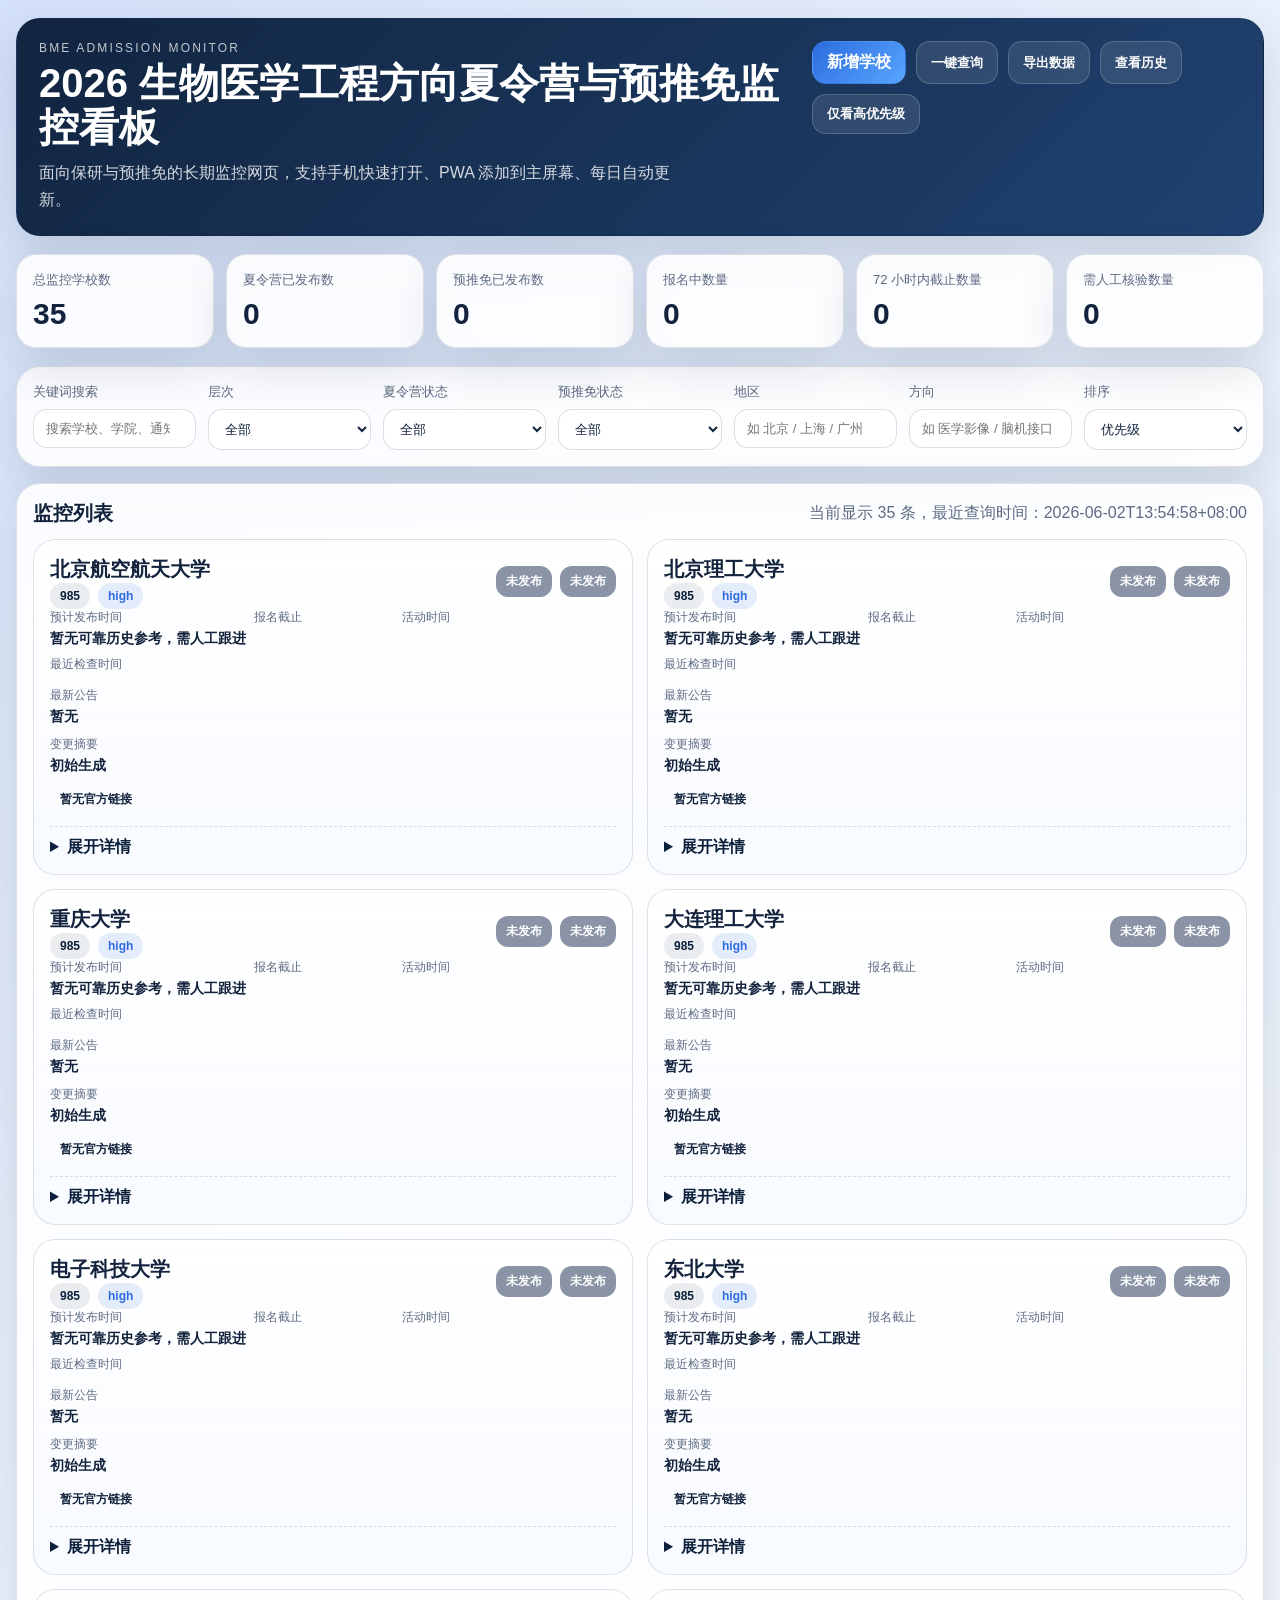
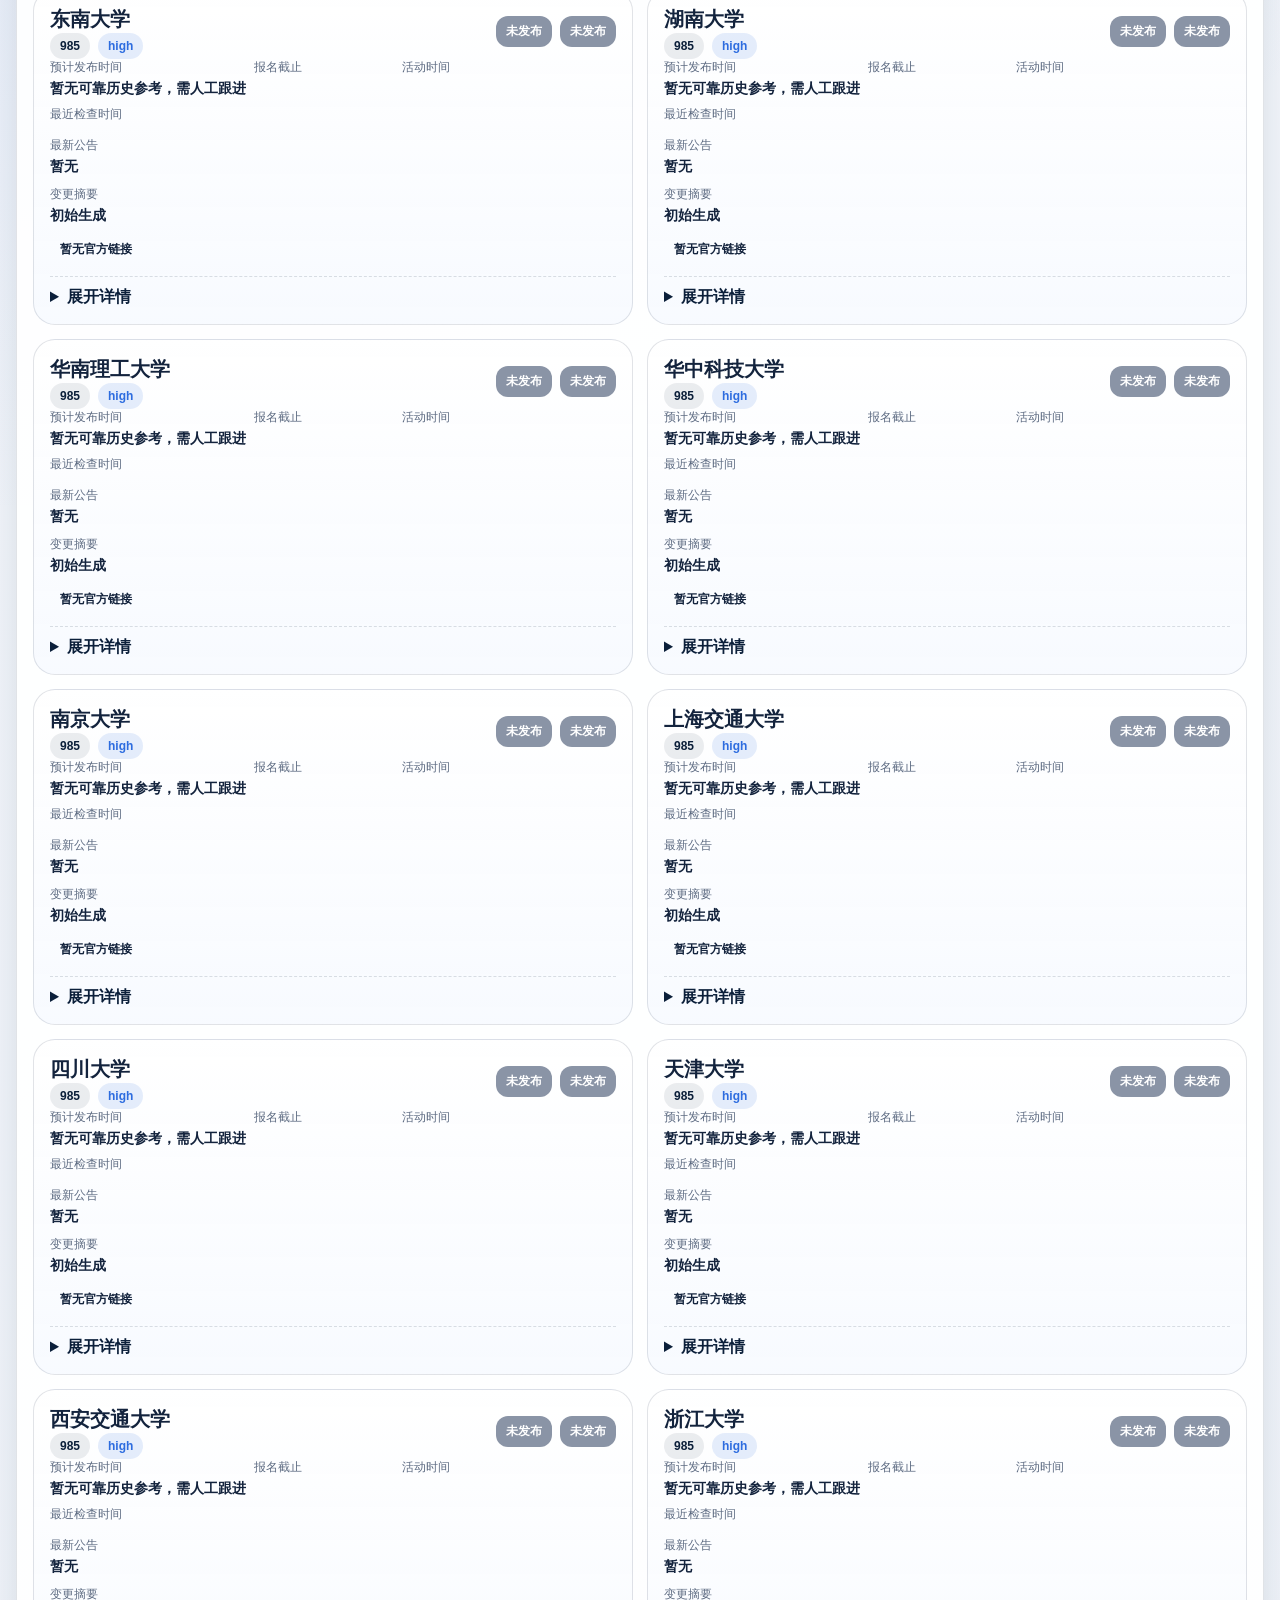
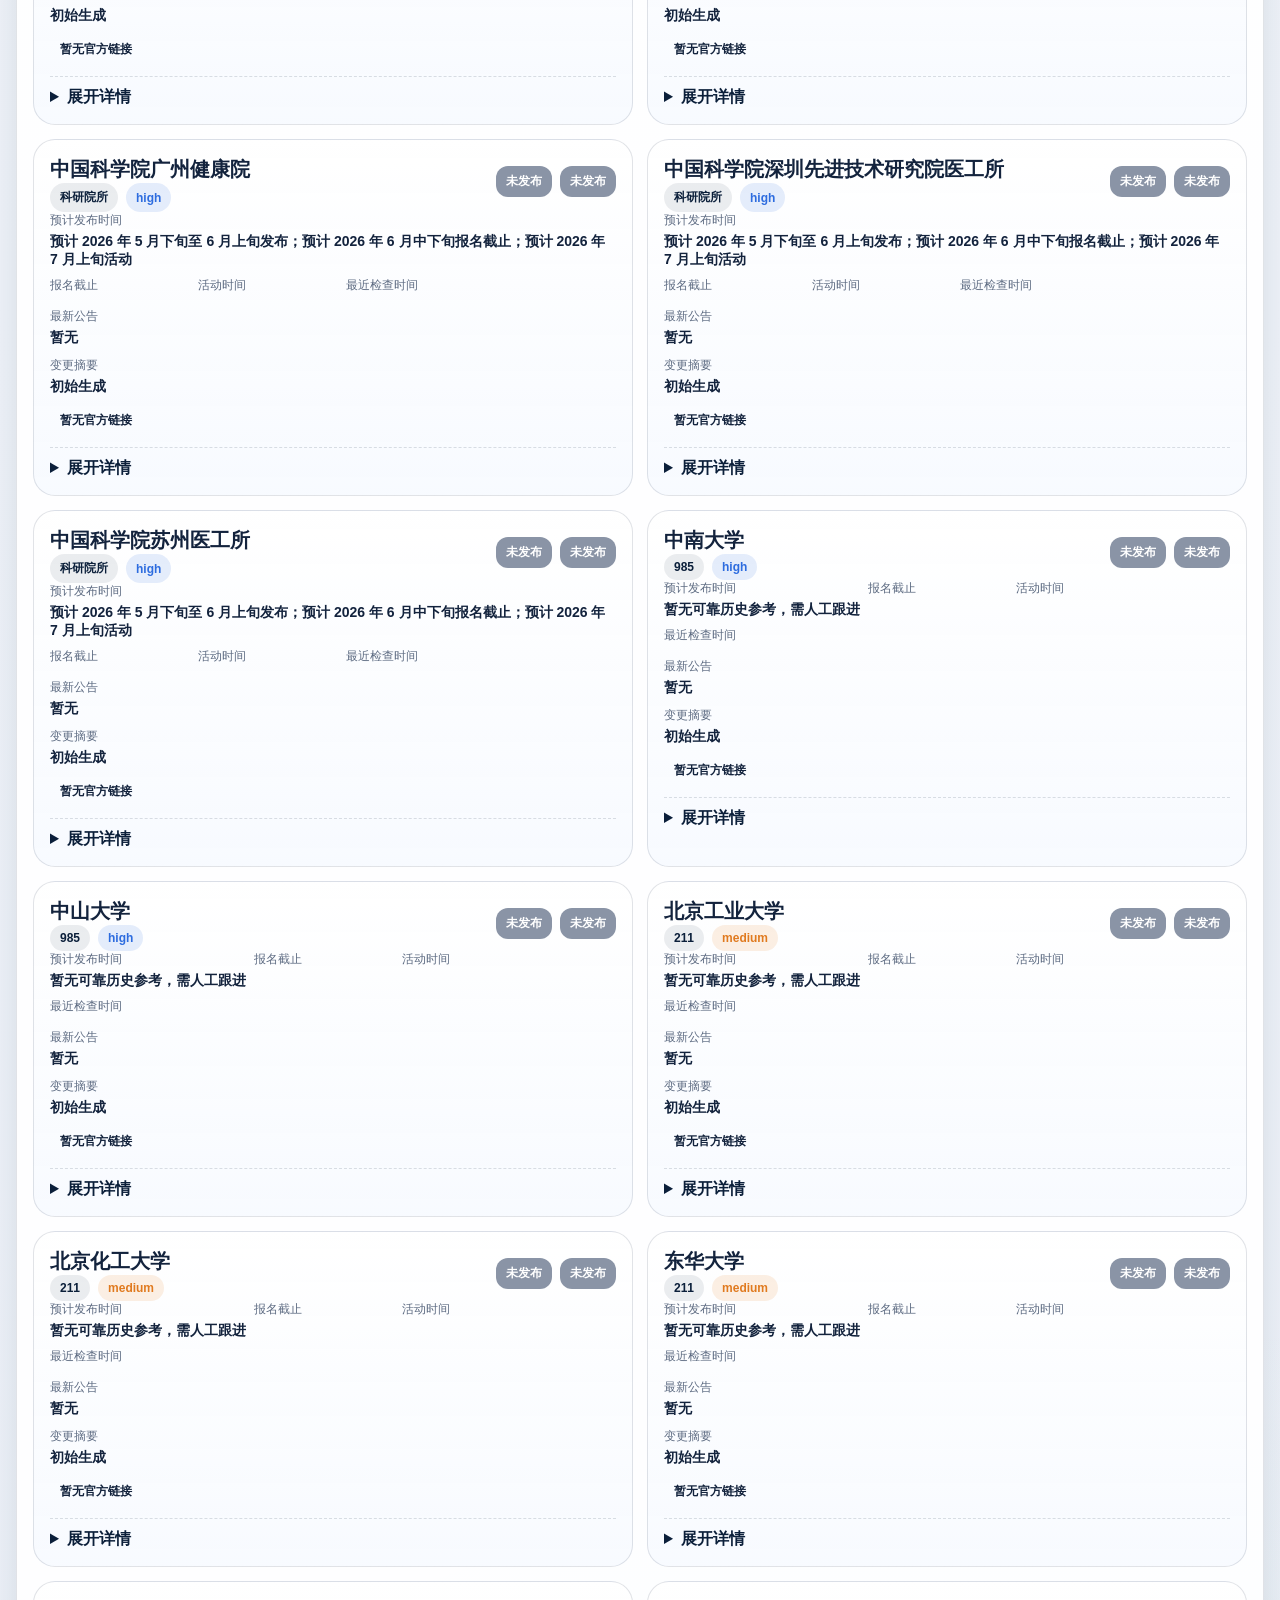
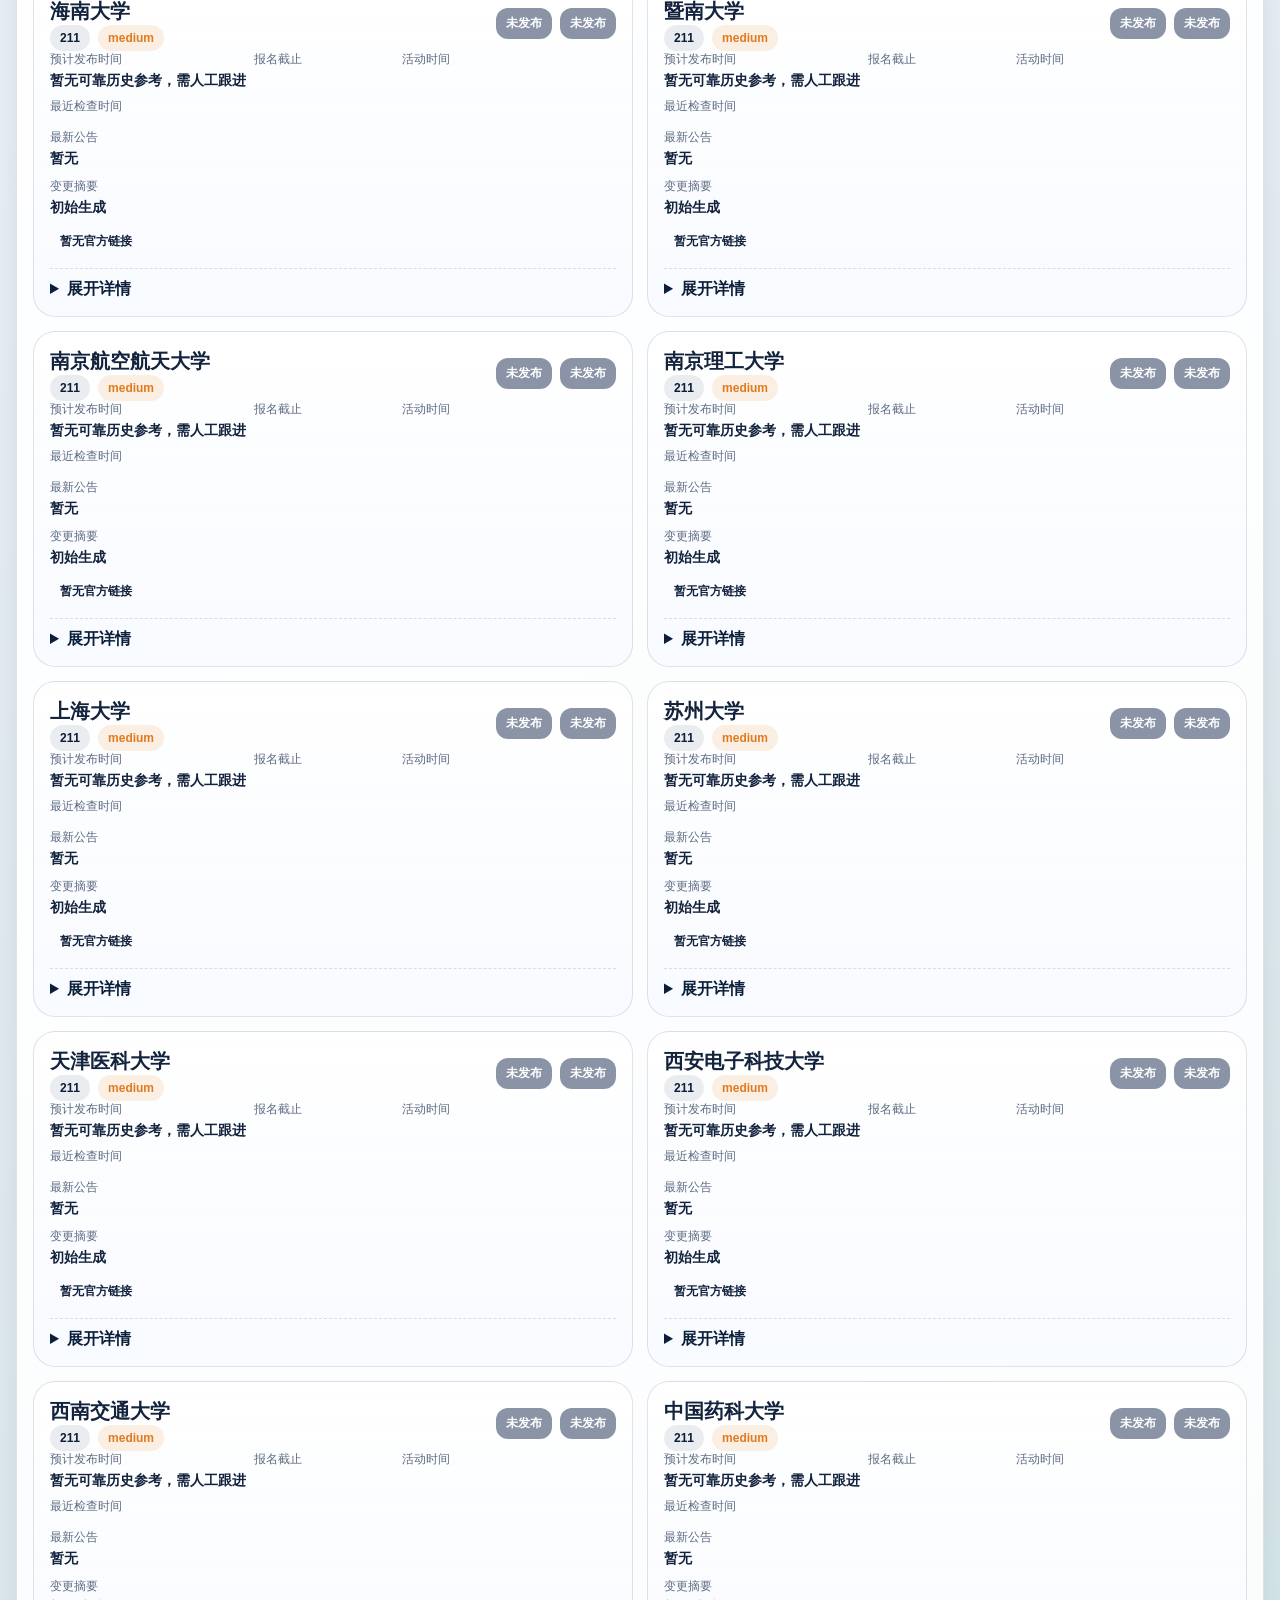
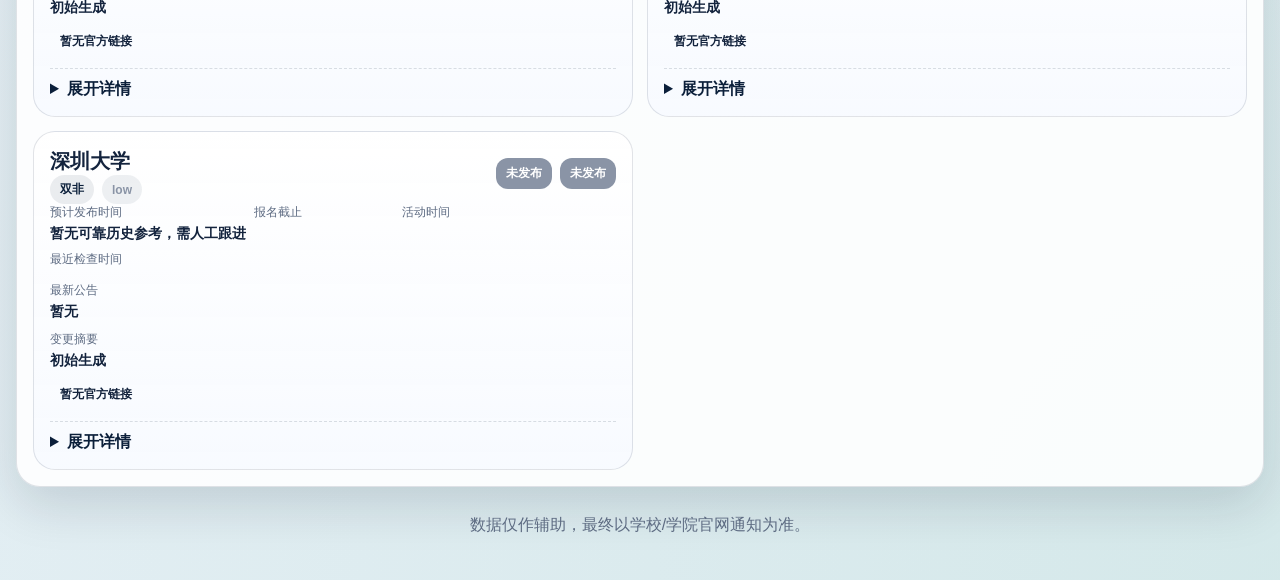
<file: docs/index.html>
<!DOCTYPE html>
<html lang="zh-CN">
<head>
  <meta charset="UTF-8">
  <meta name="viewport" content="width=device-width, initial-scale=1, viewport-fit=cover">
  <meta name="theme-color" content="#0b1f3a">
  <meta name="apple-mobile-web-app-capable" content="yes">
  <meta name="apple-mobile-web-app-status-bar-style" content="black-translucent">
  <title>2026 生物医学工程方向夏令营与预推免监控看板</title>
  <link rel="manifest" href="manifest.json">
  <link rel="stylesheet" href="assets/style.css">
  <script defer src="assets/app.js"></script>
</head>
<body>
  <div class="page-shell">
    <header class="hero">
      <div>
        <p class="eyebrow">BME Admission Monitor</p>
        <h1>2026 生物医学工程方向夏令营与预推免监控看板</h1>
        <p class="subtitle">面向保研与预推免的长期监控网页，支持手机快速打开、PWA 添加到主屏幕、每日自动更新。</p>
      </div>
      <div class="hero-actions">
        <a class="action-btn primary" href="add.html">新增学校</a>
        <button class="action-btn" id="queryBtn" type="button">一键查询</button>
        <button class="action-btn" id="exportBtn" type="button">导出数据</button>
        <button class="action-btn" id="historyBtn" type="button">查看历史</button>
        <button class="action-btn" id="priorityBtn" type="button">仅看高优先级</button>
      </div>
    </header>

    <section class="stats-grid" id="statsGrid"></section>

    <section class="panel filter-panel">
      <div class="filter-row">
        <label>关键词搜索<input id="searchInput" type="search" placeholder="搜索学校、学院、通知标题、方向"></label>
        <label>层次<select id="levelFilter"><option value="all">全部</option><option value="985">985</option><option value="211">211</option><option value="双非">双非</option><option value="科研院所">科研院所</option></select></label>
        <label>夏令营状态<select id="summerFilter"><option value="all">全部</option><option value="未发布">未发布</option><option value="疑似发布">疑似发布</option><option value="已发布">已发布</option><option value="报名中">报名中</option><option value="已截止">已截止</option><option value="需人工核验">需人工核验</option></select></label>
        <label>预推免状态<select id="preFilter"><option value="all">全部</option><option value="未发布">未发布</option><option value="疑似发布">疑似发布</option><option value="已发布">已发布</option><option value="报名中">报名中</option><option value="已截止">已截止</option><option value="需人工核验">需人工核验</option></select></label>
        <label>地区<input id="cityFilter" type="text" placeholder="如 北京 / 上海 / 广州"></label>
        <label>方向<input id="directionFilter" type="text" placeholder="如 医学影像 / 脑机接口"></label>
        <label>排序<select id="sortFilter"><option value="priority">优先级</option><option value="deadline">报名截止时间</option><option value="expected">预计发布时间</option><option value="checked">最近更新时间</option></select></label>
      </div>
    </section>

    <section class="panel table-panel">
      <div class="panel-head">
        <h2>监控列表</h2>
        <p id="summaryText"></p>
      </div>
      <div id="listContainer" class="list-container"></div>
    </section>

    <footer class="footer-note">数据仅作辅助，最终以学校/学院官网通知为准。</footer>
  </div>

  <dialog id="historyDialog" class="history-dialog">
    <form method="dialog" class="dialog-box">
      <div class="dialog-head">
        <h3>历史变更记录</h3>
        <button class="action-btn" value="cancel">关闭</button>
      </div>
      <div id="historyList" class="history-list"></div>
    </form>
  </dialog>
</body>
</html>
</file>
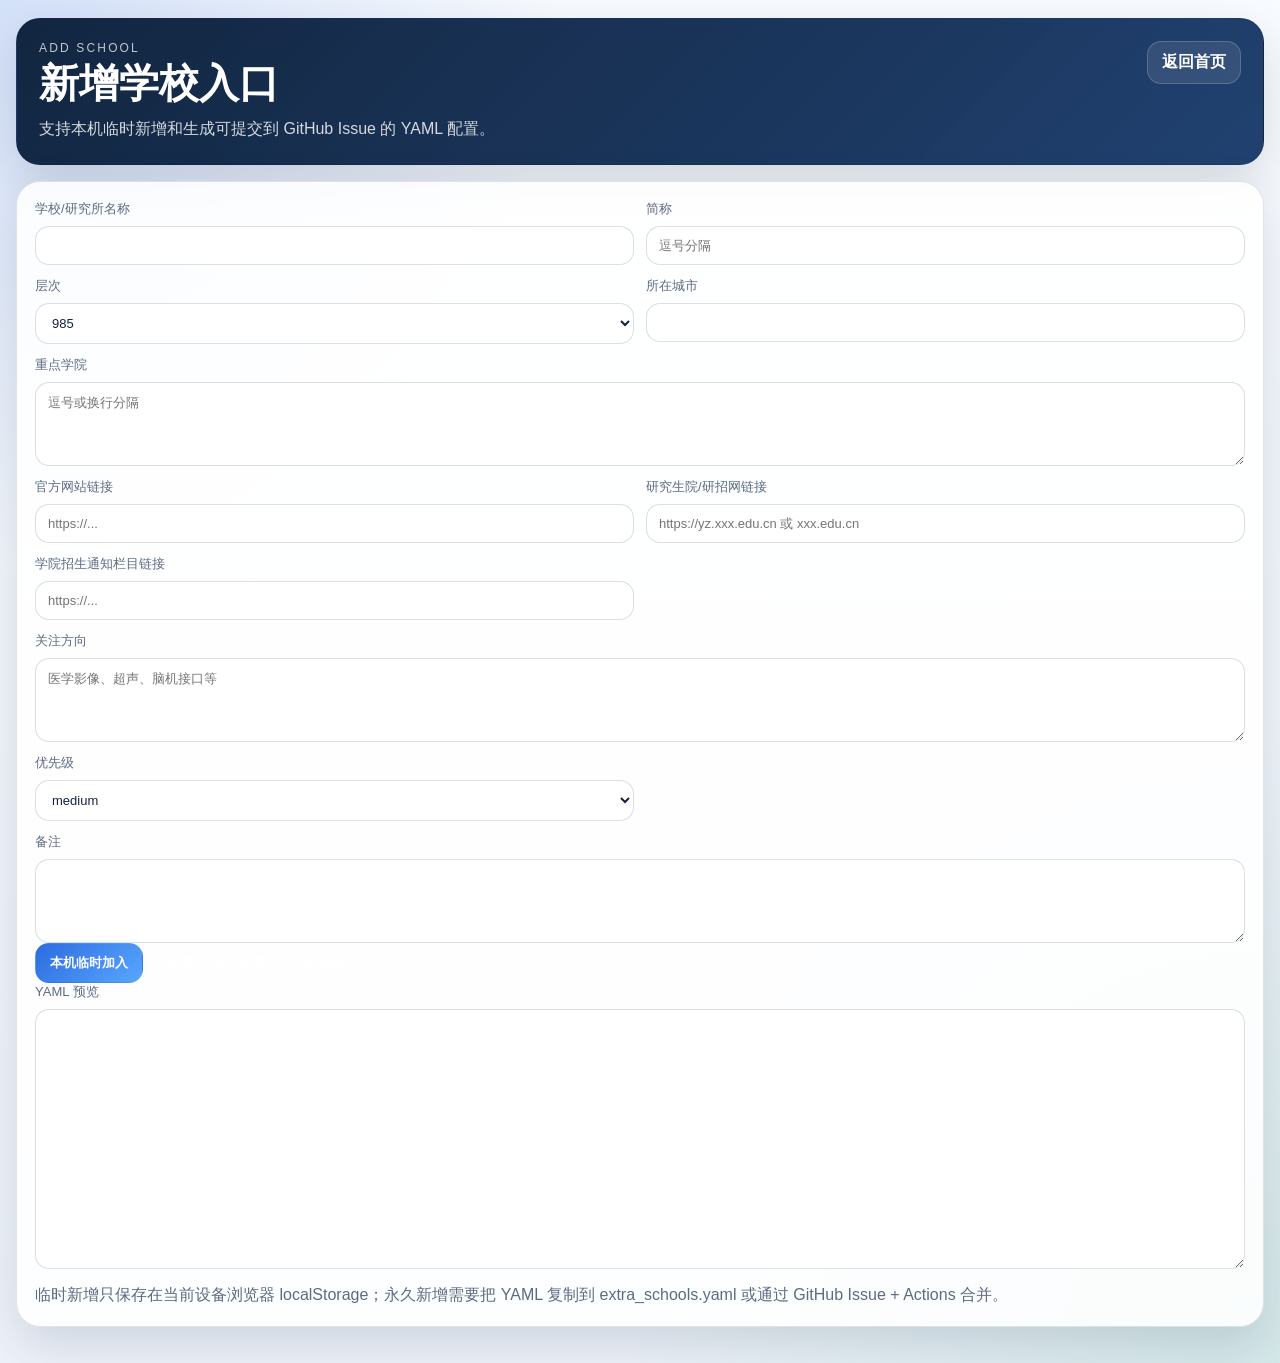
<file: docs/add.html>
<!DOCTYPE html>
<html lang="zh-CN">
<head>
  <meta charset="UTF-8">
  <meta name="viewport" content="width=device-width, initial-scale=1, viewport-fit=cover">
  <meta name="theme-color" content="#0b1f3a">
  <title>新增学校</title>
  <link rel="stylesheet" href="assets/style.css">
  <script defer src="assets/add-school.js"></script>
</head>
<body>
  <div class="page-shell add-page">
    <header class="hero compact">
      <div>
        <p class="eyebrow">Add School</p>
        <h1>新增学校入口</h1>
        <p class="subtitle">支持本机临时新增和生成可提交到 GitHub Issue 的 YAML 配置。</p>
      </div>
      <div class="hero-actions">
        <a class="action-btn" href="index.html">返回首页</a>
      </div>
    </header>

    <section class="panel form-panel">
      <form id="addSchoolForm" class="form-grid">
        <label>学校/研究所名称<input name="name" required></label>
        <label>简称<input name="aliases" placeholder="逗号分隔"></label>
        <label>层次<select name="level"><option>985</option><option>211</option><option>双非</option><option>科研院所</option><option>其他</option></select></label>
        <label>所在城市<input name="province_city"></label>
        <label>重点学院<textarea name="target_colleges" rows="4" placeholder="逗号或换行分隔"></textarea></label>
        <label>官方网站链接<input name="official_sites" placeholder="https://..."></label>
        <label>研究生院/研招网链接<input name="search_domains" placeholder="https://yz.xxx.edu.cn 或 xxx.edu.cn"></label>
        <label>学院招生通知栏目链接<input name="college_notice_url" placeholder="https://..."></label>
        <label>关注方向<textarea name="preferred_directions" rows="4" placeholder="医学影像、超声、脑机接口等"></textarea></label>
        <label>优先级<select name="priority"><option>high</option><option selected>medium</option><option>low</option></select></label>
        <label>备注<textarea name="notes" rows="4"></textarea></label>
      </form>

      <div class="button-row">
        <button class="action-btn primary" id="tempAddBtn" type="button">本机临时加入</button>
        <button class="action-btn" id="yamlBtn" type="button">生成 YAML 配置</button>
        <button class="action-btn" id="issueBtn" type="button">提交到 GitHub Issue</button>
      </div>

      <label class="yaml-preview-label">YAML 预览<textarea id="yamlPreview" rows="14" readonly></textarea></label>
      <p class="hint">临时新增只保存在当前设备浏览器 localStorage；永久新增需要把 YAML 复制到 extra_schools.yaml 或通过 GitHub Issue + Actions 合并。</p>
    </section>
  </div>
</body>
</html>
</file>
<file: docs/assets/style.css>
:root {
  --bg: #eef3fb;
  --bg-deep: #0b1f3a;
  --card: rgba(255, 255, 255, 0.88);
  --line: rgba(11, 31, 58, 0.12);
  --text: #13233d;
  --muted: #5d6b82;
  --blue: #2d6cdf;
  --green: #1d9a6c;
  --yellow: #c89d00;
  --red: #d94a38;
  --orange: #e07a1f;
  --gray: #8a94a6;
  --shadow: 0 18px 50px rgba(7, 20, 42, 0.14);
}

* { box-sizing: border-box; }
html, body { margin: 0; min-height: 100%; }
body {
  font-family: "PingFang SC", "Hiragino Sans GB", "Microsoft YaHei", "Segoe UI", sans-serif;
  color: var(--text);
  background:
    radial-gradient(circle at top left, rgba(45,108,223,0.18), transparent 30%),
    radial-gradient(circle at bottom right, rgba(29,154,108,0.12), transparent 35%),
    linear-gradient(180deg, #f8fbff 0%, var(--bg) 100%);
}

.page-shell { max-width: 1400px; margin: 0 auto; padding: 18px 16px 36px; }
.hero {
  display: flex; gap: 16px; justify-content: space-between; align-items: flex-start;
  padding: 22px; border: 1px solid var(--line); border-radius: 24px;
  background: linear-gradient(135deg, rgba(11,31,58,0.97), rgba(23,57,106,0.96));
  color: white; box-shadow: var(--shadow); margin-bottom: 18px;
}
.hero.compact { margin-bottom: 16px; }
.eyebrow { margin: 0 0 6px; letter-spacing: .18em; text-transform: uppercase; font-size: 12px; opacity: .74; }
.hero h1 { margin: 0; font-size: clamp(26px, 4vw, 40px); line-height: 1.1; }
.subtitle { margin: 10px 0 0; max-width: 72ch; color: rgba(255,255,255,.82); line-height: 1.7; }
.hero-actions, .button-row { display: flex; flex-wrap: wrap; gap: 10px; }
.action-btn {
  appearance: none; border: 1px solid rgba(255,255,255,.18); background: rgba(255,255,255,.1); color: white;
  padding: 10px 14px; border-radius: 14px; text-decoration: none; font-weight: 700; cursor: pointer;
  transition: transform .18s ease, background .18s ease, border-color .18s ease;
}
.action-btn:hover { transform: translateY(-1px); background: rgba(255,255,255,.16); }
.action-btn.primary { background: linear-gradient(135deg, #2d6cdf, #58a6ff); border-color: transparent; }

.stats-grid { display: grid; grid-template-columns: repeat(6, minmax(0, 1fr)); gap: 12px; margin-bottom: 18px; }
.stat-card {
  padding: 16px; border-radius: 20px; background: var(--card); backdrop-filter: blur(8px);
  border: 1px solid var(--line); box-shadow: var(--shadow);
}
.stat-label { font-size: 13px; color: var(--muted); }
.stat-value { font-size: 30px; font-weight: 800; margin-top: 8px; }

.panel {
  background: var(--card); border: 1px solid var(--line); border-radius: 24px; box-shadow: var(--shadow);
  padding: 16px;
}
.filter-panel { margin-bottom: 16px; }
.filter-row { display: grid; grid-template-columns: repeat(7, minmax(0, 1fr)); gap: 12px; }
.filter-row label, .form-grid label, .yaml-preview-label { display: flex; flex-direction: column; gap: 8px; font-size: 13px; color: var(--muted); }
.filter-row input, .filter-row select, .form-grid input, .form-grid select, .form-grid textarea, #yamlPreview {
  width: 100%; border: 1px solid rgba(11,31,58,.14); border-radius: 14px; padding: 11px 12px; font: inherit; color: var(--text); background: white;
}
.filter-row input:focus, .filter-row select:focus, .form-grid input:focus, .form-grid select:focus, .form-grid textarea:focus, #yamlPreview:focus { outline: 2px solid rgba(45,108,223,.22); border-color: rgba(45,108,223,.45); }

.panel-head { display: flex; justify-content: space-between; align-items: center; gap: 12px; margin-bottom: 12px; }
.panel-head h2 { margin: 0; font-size: 20px; }
.panel-head p { margin: 0; color: var(--muted); }
.list-container { display: grid; grid-template-columns: repeat(2, minmax(0, 1fr)); gap: 14px; }
.school-card {
  border: 1px solid rgba(11,31,58,.12); border-radius: 22px; padding: 16px; background: linear-gradient(180deg, rgba(255,255,255,.96), rgba(247,250,255,.92));
}
.school-head { display: flex; justify-content: space-between; gap: 12px; align-items: flex-start; }
.school-title { margin: 0; font-size: 20px; }
.tag-row, .link-row, .detail-grid, .history-list { display: flex; flex-wrap: wrap; gap: 8px; }
.pill { display: inline-flex; align-items: center; gap: 6px; padding: 6px 10px; border-radius: 999px; font-size: 12px; font-weight: 700; }
.pill.level { background: rgba(11,31,58,.08); color: var(--bg-deep); }
.pill.priority-high { background: rgba(45,108,223,.12); color: var(--blue); }
.pill.priority-medium { background: rgba(224,122,31,.12); color: var(--orange); }
.pill.priority-low { background: rgba(138,148,166,.14); color: var(--gray); }
.status { padding: 7px 10px; border-radius: 12px; font-size: 12px; font-weight: 800; color: white; }
.status.未发布, .status.unpublished { background: var(--gray); }
.status.疑似发布, .status.suspect { background: var(--yellow); color: #2c2300; }
.status.已发布, .status.published { background: var(--blue); }
.status.报名中, .status.open { background: var(--green); }
.status.已截止, .status.closed { background: var(--red); }
.status.需人工核验, .status.review { background: var(--orange); }
.field { display: grid; gap: 4px; min-width: 140px; }
.field span { color: var(--muted); font-size: 12px; }
.field strong { font-size: 14px; }
.school-meta { display: flex; flex-wrap: wrap; gap: 8px; margin: 10px 0 12px; }
.details { margin-top: 12px; }
details { border-top: 1px dashed rgba(11,31,58,.14); padding-top: 10px; }
summary { cursor: pointer; font-weight: 800; color: var(--bg-deep); }
.footer-note { text-align: center; color: var(--muted); margin-top: 20px; padding: 8px 0; }
.hint { color: var(--muted); margin: 12px 0 0; line-height: 1.7; }
.form-grid { display: grid; grid-template-columns: repeat(2, minmax(0, 1fr)); gap: 12px; }
.form-grid label { color: var(--muted); }
.form-grid label:nth-child(5), .form-grid label:nth-child(9), .form-grid label:nth-child(11), .yaml-preview-label { grid-column: 1 / -1; }
.add-page .panel { padding: 18px; }
#yamlPreview { min-height: 260px; font-family: Consolas, "SFMono-Regular", monospace; white-space: pre; }
.history-dialog::backdrop { background: rgba(11,31,58,.45); backdrop-filter: blur(4px); }
.history-dialog { border: 0; border-radius: 22px; width: min(96vw, 920px); padding: 0; }
.dialog-box { padding: 16px; }
.dialog-head { display: flex; justify-content: space-between; align-items: center; gap: 12px; }
.history-list { flex-direction: column; margin-top: 12px; }
.history-item { padding: 12px 14px; border: 1px solid rgba(11,31,58,.12); border-radius: 16px; background: white; }
.history-item small { color: var(--muted); }

@media (max-width: 1100px) {
  .stats-grid { grid-template-columns: repeat(3, minmax(0, 1fr)); }
  .filter-row { grid-template-columns: repeat(2, minmax(0, 1fr)); }
  .list-container { grid-template-columns: 1fr; }
}

@media (max-width: 640px) {
  .page-shell { padding: 12px; }
  .hero { flex-direction: column; padding: 18px; }
  .stats-grid { grid-template-columns: repeat(2, minmax(0, 1fr)); }
  .filter-row, .form-grid { grid-template-columns: 1fr; }
  .panel-head { flex-direction: column; align-items: flex-start; }
  .school-head { flex-direction: column; }
}
</file>
